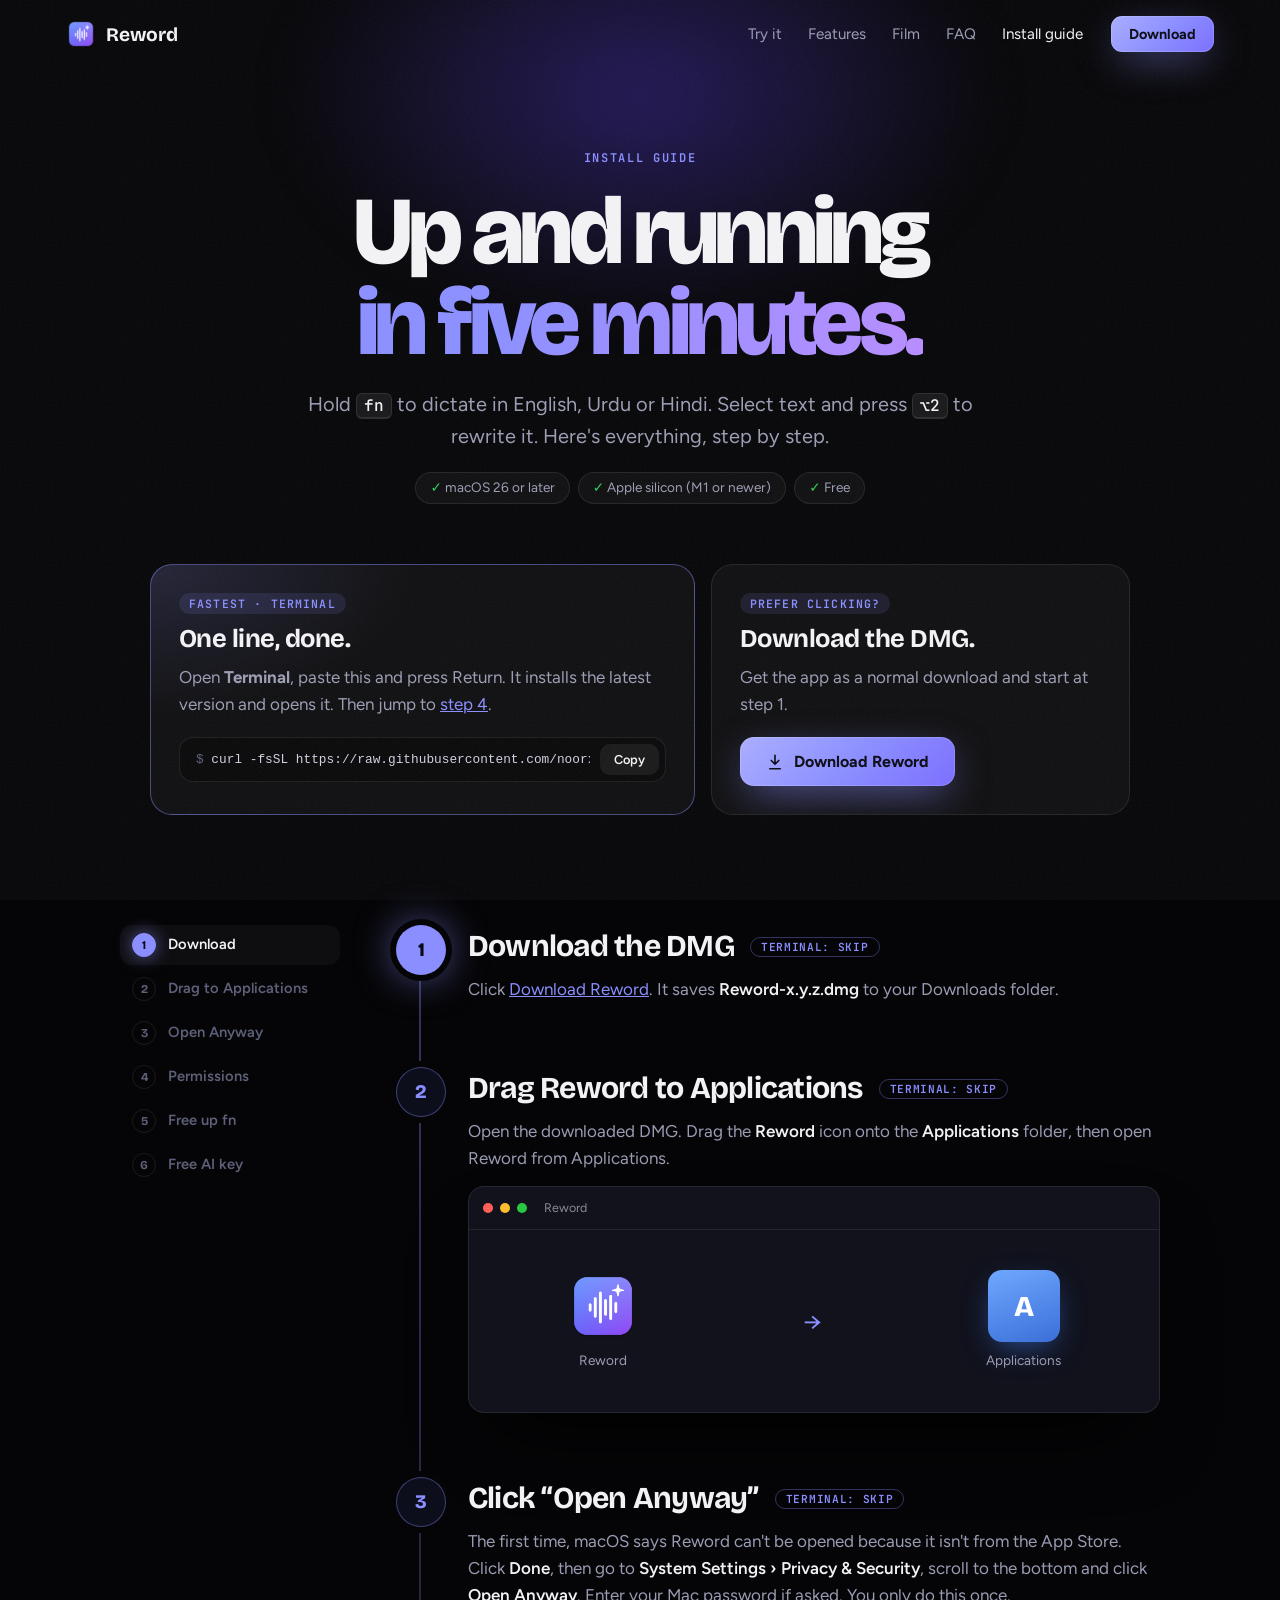
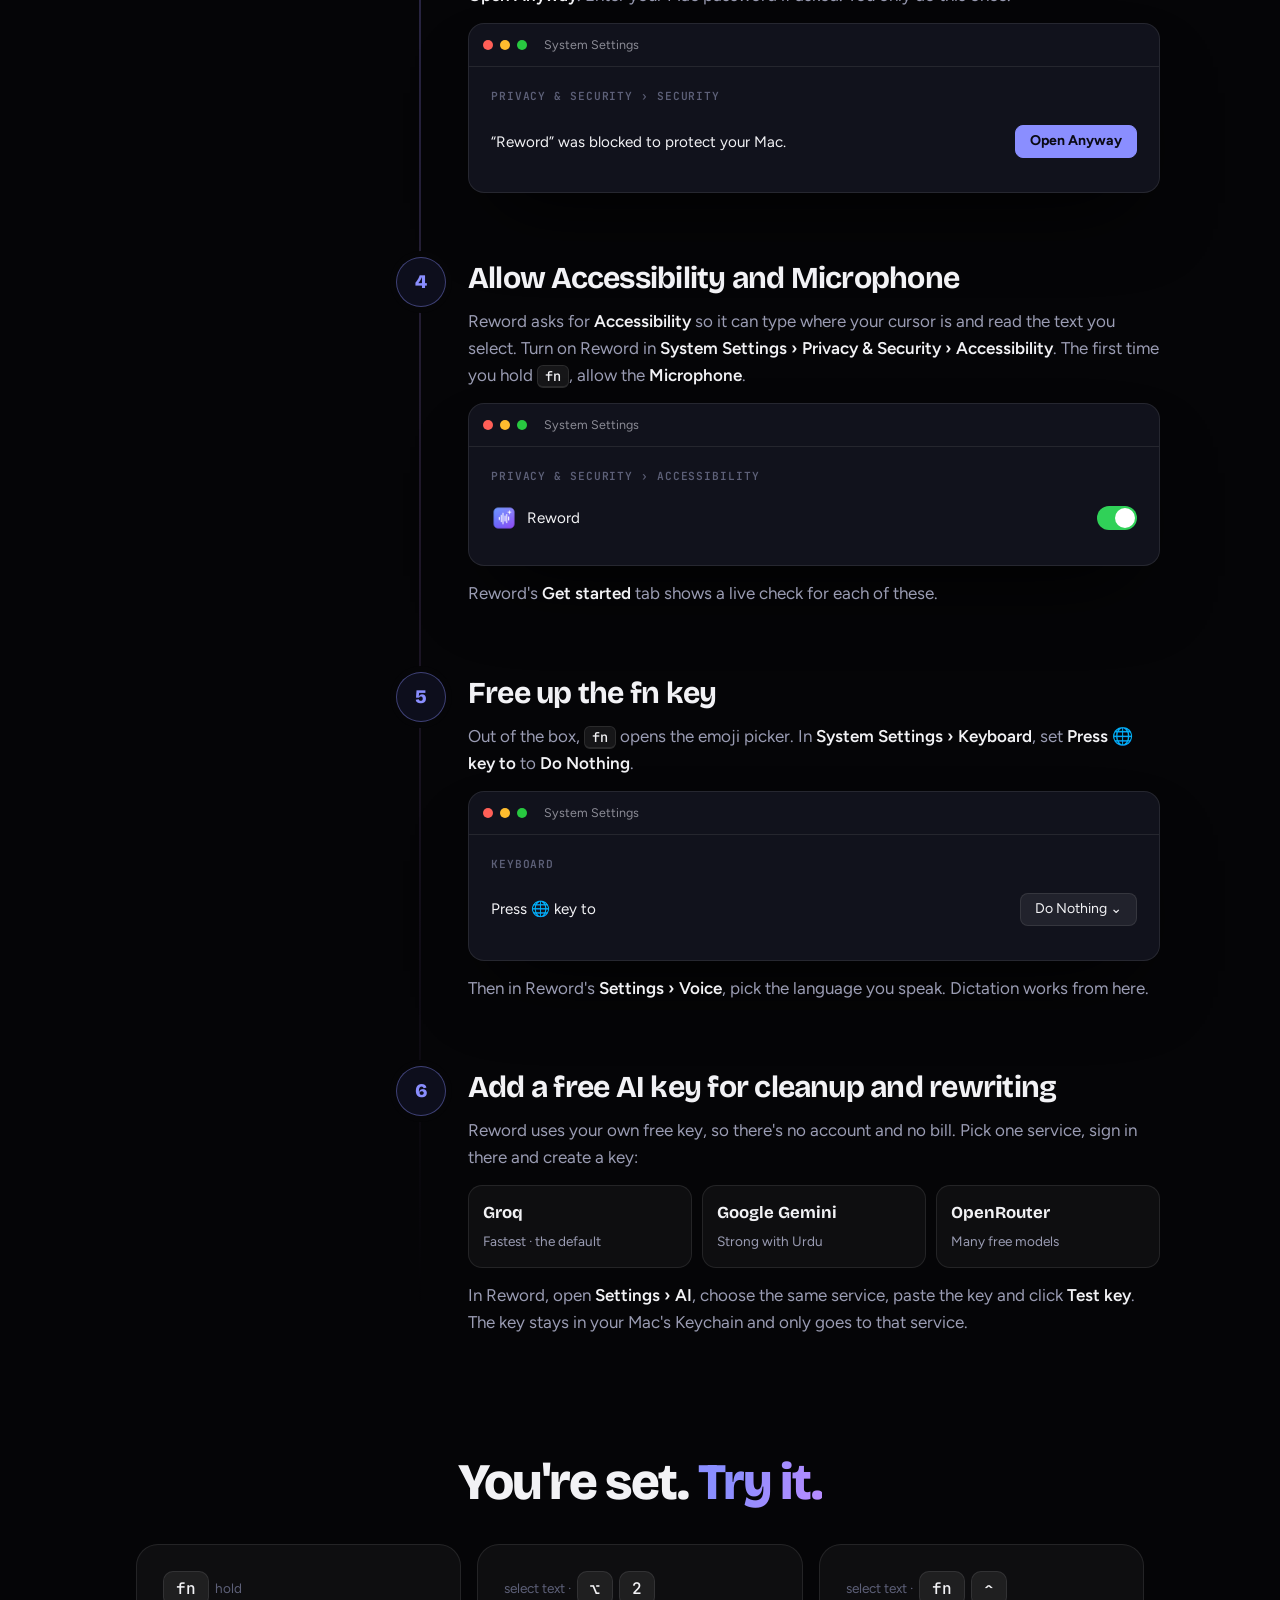
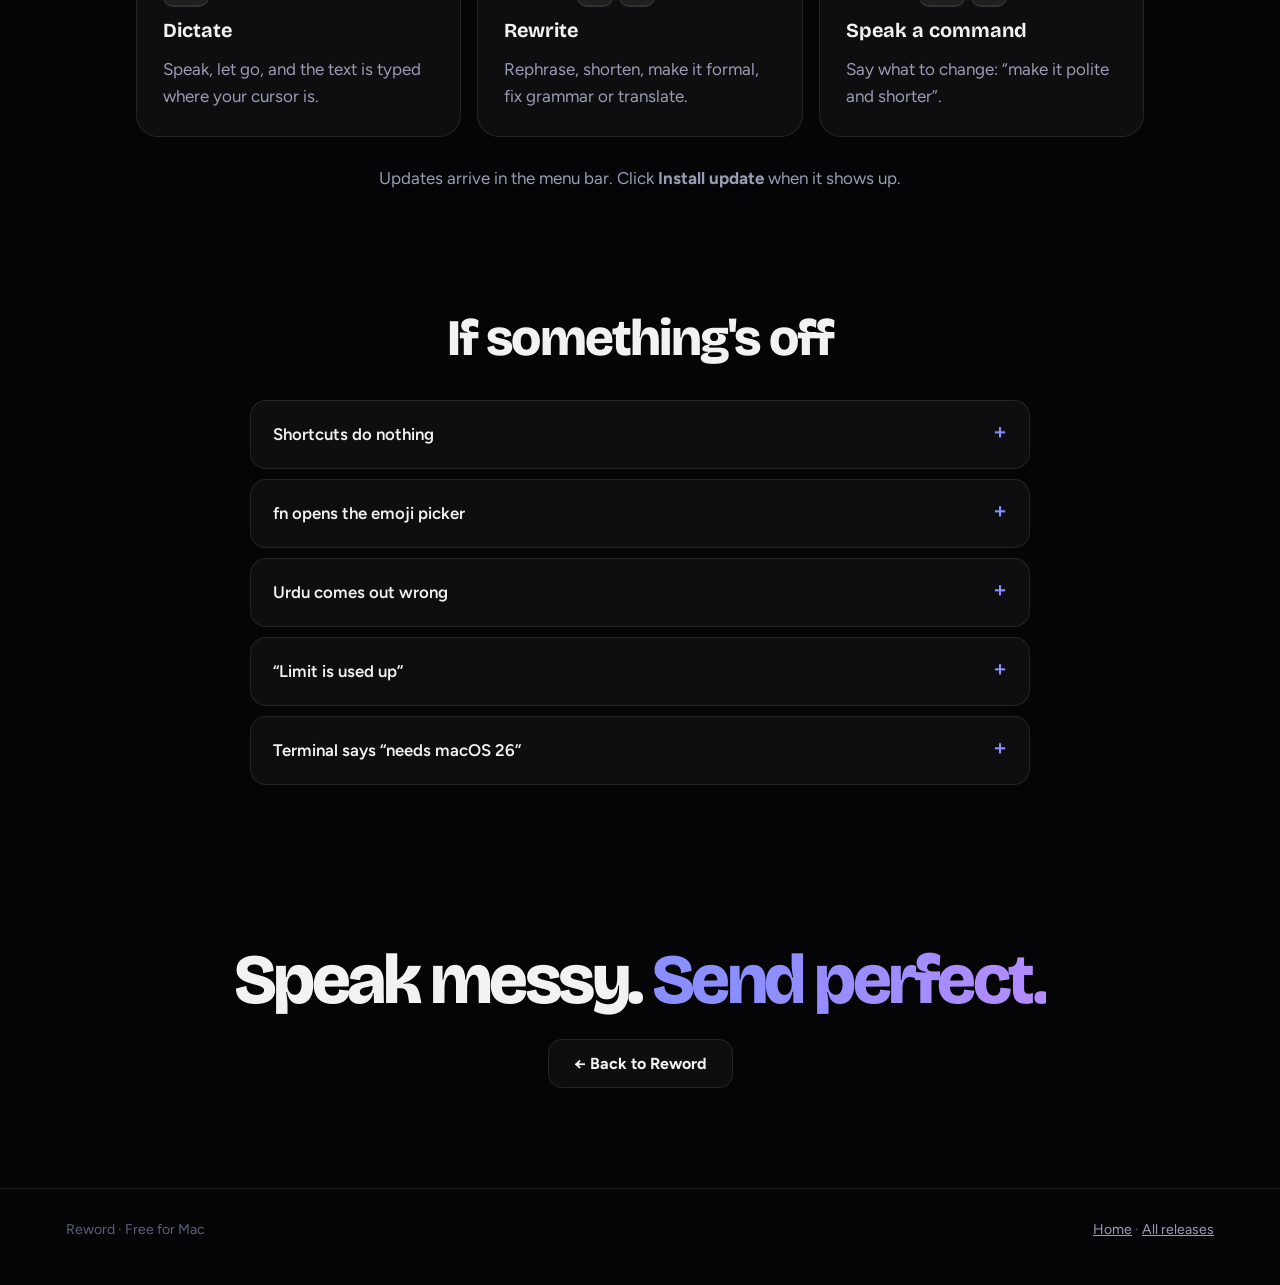
<file: docs/install.html>
<!doctype html>
<html lang="en">
<head>
<meta charset="utf-8">
<meta name="viewport" content="width=device-width, initial-scale=1, viewport-fit=cover">
<title>Install Reword</title>
<meta name="description" content="Install Reword on your Mac in about five minutes, step by step.">
<meta property="og:title" content="Install Reword">
<meta property="og:description" content="Up and running in about five minutes.">
<meta property="og:image" content="https://noorxhk.github.io/reword-releases/og.jpg">
<meta name="theme-color" content="#050507">
<link rel="icon" href="icon.png">
<link rel="preconnect" href="https://fonts.googleapis.com">
<link rel="stylesheet" href="https://fonts.googleapis.com/css2?family=Bricolage+Grotesque:opsz,wght@12..96,500;12..96,700;12..96,800&family=Figtree:wght@400;500;600;700&family=JetBrains+Mono:wght@400;500&display=swap">
<link rel="stylesheet" href="site.css">
<style>
/* The guide: a glowing timeline of six steps, each with a small mock of the macOS screen it happens on. */
header { position: relative; padding-block: 150px 60px; overflow: hidden; text-align: center; isolation: isolate; }
header::before { content: ""; position: absolute; inset: -40% 10% auto; height: 640px; background: radial-gradient(50% 50% at 50% 50%, rgba(91,61,240,0.35), transparent 70%); filter: blur(30px); pointer-events: none; z-index: -1; }
header .wrap { display: grid; justify-items: center; gap: 20px; }
header h1 { font-size: clamp(2.8rem, 9vw, 6rem); letter-spacing: -0.05em; font-weight: 800; line-height: 0.95; }
header .lede { color: var(--muted); font-size: clamp(1.05rem, 2.2vw, 1.25rem); max-width: 52ch; }
.needs { display: flex; flex-wrap: wrap; justify-content: center; gap: 8px; }
.needs span { border: 1px solid var(--line); background: var(--surface); border-radius: 999px; padding: 4px 14px; font-size: 0.85rem; color: var(--muted); }
.needs span::before { content: "✓ "; color: var(--green); }

.paths { display: grid; grid-template-columns: 1.3fr 1fr; gap: 16px; max-width: 980px; margin: 0 auto; }
.path { position: relative; border-radius: 22px; border: 1px solid var(--line); background: var(--surface); padding: 28px; display: grid; grid-template-columns: minmax(0, 1fr); gap: 12px; align-content: start; min-width: 0; overflow: hidden; }
.path.fast { border-color: rgba(138,142,255,0.45); background: radial-gradient(80% 100% at 0% 0%, rgba(138,142,255,0.16), transparent 60%), var(--surface); }
.path h2 { font-size: 1.6rem; letter-spacing: -0.02em; }
.path p { color: var(--muted); }
.path .term-line { margin: 6px 0 0; max-width: none; }
.path .btn { justify-self: start; margin-top: 6px; }
.tagline { justify-self: start; font: 600 0.72rem var(--mono); letter-spacing: 0.1em; text-transform: uppercase; color: var(--accent); background: rgba(138,142,255,0.12); border-radius: 999px; padding: 3px 10px; }

.guide { display: grid; grid-template-columns: 220px minmax(0, 1fr); gap: 56px; max-width: 1040px; margin: 0 auto; padding-block: 110px 40px; }
.toc { position: sticky; top: 100px; align-self: start; display: grid; gap: 4px; }
.toc a { display: flex; align-items: center; gap: 12px; padding: 8px 12px; border-radius: 12px; color: var(--dim); text-decoration: none; font-weight: 600; font-size: 0.92rem; transition: color .3s, background .3s; }
.toc a b { width: 24px; height: 24px; border-radius: 50%; display: grid; place-items: center; font: 700 0.75rem var(--display); border: 1px solid var(--line); flex: none; transition: all .3s; }
.toc a.on { color: var(--fg); background: var(--surface); }
.toc a.on b { background: var(--accent); color: #0a0a14; border-color: var(--accent); box-shadow: 0 0 18px rgba(138,142,255,0.6); }
.toc a.done b { color: var(--green); border-color: rgba(48,209,88,0.5); }

ol.steps { list-style: none; margin: 0; padding: 0; display: grid; gap: 64px; position: relative; counter-reset: step; }
ol.steps::before { content: ""; position: absolute; left: 23px; top: 24px; bottom: 24px; width: 2px; background: linear-gradient(var(--accent), rgba(195,139,255,0.4) 60%, transparent); opacity: 0.35; }
.step { position: relative; display: grid; grid-template-columns: 48px minmax(0, 1fr); gap: 24px; counter-increment: step; scroll-margin-top: 100px; }
.step::before { content: counter(step); width: 48px; height: 48px; border-radius: 50%; display: grid; place-items: center; font: 800 1.2rem var(--display); color: var(--accent); background: #0d0e1c; border: 1px solid rgba(138,142,255,0.4); box-shadow: 0 0 0 6px var(--bg); transition: all .4s; }
.step.on::before { background: var(--accent); color: #0a0a14; box-shadow: 0 0 0 6px var(--bg), 0 0 40px rgba(138,142,255,0.7); }
.step > div { display: grid; gap: 14px; min-width: 0; padding-top: 6px; }
.step h3 { font-size: clamp(1.4rem, 3vw, 1.9rem); letter-spacing: -0.025em; }
.step p { color: var(--muted); }
.step p strong { color: var(--fg); font-weight: 600; }
.skip { font: 600 0.7rem var(--mono); letter-spacing: 0.06em; text-transform: uppercase; color: var(--accent); border: 1px solid rgba(138,142,255,0.35); border-radius: 999px; padding: 2px 10px; margin-left: 10px; vertical-align: 5px; white-space: nowrap; }

.mock .in { padding: 22px; display: grid; gap: 10px; }
.dmg { display: flex; align-items: center; justify-content: space-around; gap: 12px; padding: 18px 0; }
.dmg figure { margin: 0; display: grid; justify-items: center; gap: 8px; font-size: 0.85rem; color: var(--muted); }
.dmg img { width: 72px; height: 72px; animation: drag 3.2s ease-in-out infinite; }
@keyframes drag { 0%, 15% { transform: none; } 50%, 60% { transform: translateX(var(--dist, 180px)) scale(0.85); opacity: 0.4; } 75%, 100% { transform: none; opacity: 1; } }
.folder { width: 72px; height: 72px; border-radius: 14px; background: linear-gradient(160deg, #6fa8ff, #3b6fd8); display: grid; place-items: center; font: 800 1.8rem var(--display); color: #fff; box-shadow: 0 10px 30px -8px rgba(59,111,216,0.7); }
.arrow { font-size: 1.6rem; color: var(--accent); }
.row { display: flex; align-items: center; justify-content: space-between; gap: 12px; padding: 12px 0; border-top: 1px solid var(--line); font-size: 0.95rem; }
.row:first-of-type { border-top: 0; }
.crumb { font: 600 0.7rem var(--mono); letter-spacing: 0.08em; text-transform: uppercase; color: var(--dim); }
.fakebtn { border: 1px solid var(--line); border-radius: 8px; padding: 4px 14px; background: var(--surface2); white-space: nowrap; font-size: 0.88rem; }
.fakebtn.hot { background: var(--accent); color: #0a0a14; border-color: var(--accent); font-weight: 700; animation: pulse 2s ease-in-out infinite; }
@keyframes pulse { 50% { box-shadow: 0 0 0 6px rgba(138,142,255,0.25); } }
.toggle { width: 40px; height: 24px; border-radius: 999px; background: var(--green); position: relative; flex: none; }
.toggle::after { content: ""; position: absolute; top: 2px; right: 2px; width: 20px; height: 20px; border-radius: 50%; background: #fff; }
.app { display: flex; align-items: center; gap: 10px; }
.app img { width: 26px; height: 26px; }
.keys { display: grid; grid-template-columns: repeat(3, 1fr); gap: 10px; }
.key { border: 1px solid var(--line); border-radius: 14px; padding: 14px; background: var(--surface); display: grid; gap: 4px; text-decoration: none; color: var(--fg); min-width: 0; transition: border-color .2s, transform .2s; }
.key:hover { border-color: var(--accent); transform: translateY(-2px); }
.key b { font-family: var(--display); font-size: 1.05rem; }
.key span { color: var(--muted); font-size: 0.85rem; }

.tryit { max-width: 1040px; margin: 0 auto; padding-block: 80px; }
.tryit h2, .help h2 { font-size: clamp(2rem, 5vw, 3.2rem); letter-spacing: -0.035em; font-weight: 800; text-align: center; margin-bottom: 36px; }
.shortcuts { display: grid; grid-template-columns: repeat(3, 1fr); gap: 16px; }
.shortcut { border-radius: 22px; border: 1px solid var(--line); background: var(--surface); padding: 26px; display: grid; gap: 14px; align-content: start; }
.shortcut .keys2 { display: flex; gap: 6px; flex-wrap: wrap; align-items: center; color: var(--dim); font-size: 0.85rem; }
.shortcut .keys2 kbd { font-size: 1rem; padding: 6px 12px; border-radius: 10px; }
.shortcut p { color: var(--muted); }
.updates { text-align: center; color: var(--muted); margin-top: 28px; }

.help { padding-block: 40px 100px; }
.help .faq { max-width: 780px; margin: 0 auto; display: grid; gap: 10px; }
.back { text-align: center; padding-block: 60px 100px; display: grid; justify-items: center; gap: 22px; }
.back h2 { font-size: clamp(2.2rem, 7vw, 4.4rem); letter-spacing: -0.05em; font-weight: 800; }

.reveal { opacity: 0; transform: translateY(30px); transition: opacity .8s cubic-bezier(.2,.7,.2,1), transform .8s cubic-bezier(.2,.7,.2,1); }
.reveal.in { opacity: 1; transform: none; }

@media (max-width: 900px) {
  .guide { grid-template-columns: minmax(0, 1fr); padding-block: 80px 20px; }
  .toc { display: none; }
  .paths, .shortcuts { grid-template-columns: minmax(0, 1fr); }
}
@media (max-width: 560px) {
  header { padding-block: 120px 40px; }
  .keys { grid-template-columns: 1fr; }
  .step { grid-template-columns: 40px minmax(0, 1fr); gap: 16px; }
  .step::before { width: 40px; height: 40px; font-size: 1rem; }
  ol.steps::before { left: 19px; }
  .dmg img { --dist: 110px; }
  .row { flex-wrap: wrap; }
}
@media (prefers-reduced-motion: reduce) {
  .reveal { opacity: 1; transform: none; transition: none; }
  .dmg img, .fakebtn.hot { animation: none; }
}
</style>
</head>
<body>

<nav>
  <div class="wrap">
    <a class="brand" href="./"><img src="icon.png" alt="">Reword</a>
    <div class="links"><a href="./#try">Try it</a><a href="./#features">Features</a><a href="./#film">Film</a><a href="./#faq">FAQ</a><a href="install.html" aria-current="page" style="color:var(--fg)">Install guide</a></div>
    <a class="btn dl" href="https://github.com/noorxhk/reword-releases/releases/latest">Download</a>
  </div>
</nav>

<header>
  <div class="wrap">
    <span class="eyebrow">Install guide</span>
    <h1>Up and running<br><span class="grad">in five minutes.</span></h1>
    <p class="lede">Hold <kbd>fn</kbd> to dictate in English, Urdu or Hindi. Select text and press <kbd>⌥2</kbd> to rewrite it. Here's everything, step by step.</p>
    <div class="needs"><span>macOS 26 or later</span><span>Apple silicon (M1 or newer)</span><span>Free</span></div>
  </div>
</header>

<div class="wrap">
  <section class="paths" aria-label="Choose how to install" style="padding:0">
    <div class="path fast reveal">
      <span class="tagline">Fastest · Terminal</span>
      <h2>One line, done.</h2>
      <p>Open <strong>Terminal</strong>, paste this and press Return. It installs the latest version and opens it. Then jump to <a href="#s4">step 4</a>.</p>
      <div class="term-line"><code id="cmd">curl -fsSL https://raw.githubusercontent.com/noorxhk/reword-releases/main/install.sh | bash</code><button data-copy="#cmd" type="button">Copy</button></div>
    </div>
    <div class="path reveal">
      <span class="tagline">Prefer clicking?</span>
      <h2>Download the DMG.</h2>
      <p>Get the app as a normal download and start at step 1.</p>
      <a class="btn dl" href="https://github.com/noorxhk/reword-releases/releases/latest">
        <svg viewBox="0 0 24 24" fill="none" stroke="currentColor" stroke-width="2.2" stroke-linecap="round" stroke-linejoin="round" aria-hidden="true"><path d="M12 3v12m0 0-5-5m5 5 5-5M5 21h14"/></svg>
        Download Reword
      </a>
    </div>
  </section>

  <div class="guide">
    <aside class="toc" aria-label="Steps">
      <a href="#s1"><b>1</b>Download</a>
      <a href="#s2"><b>2</b>Drag to Applications</a>
      <a href="#s3"><b>3</b>Open Anyway</a>
      <a href="#s4"><b>4</b>Permissions</a>
      <a href="#s5"><b>5</b>Free up fn</a>
      <a href="#s6"><b>6</b>Free AI key</a>
    </aside>

    <ol class="steps">
      <li class="step reveal" id="s1"><div>
        <h3>Download the DMG <span class="skip">Terminal: skip</span></h3>
        <p>Click <a class="dl" href="https://github.com/noorxhk/reword-releases/releases/latest">Download Reword</a>. It saves <strong>Reword-x.y.z.dmg</strong> to your Downloads folder.</p>
      </div></li>

      <li class="step reveal" id="s2"><div>
        <h3>Drag Reword to Applications <span class="skip">Terminal: skip</span></h3>
        <p>Open the downloaded DMG. Drag the <strong>Reword</strong> icon onto the <strong>Applications</strong> folder, then open Reword from Applications.</p>
        <div class="mock" aria-hidden="true">
          <div class="bar"><i></i><i></i><i></i><span>Reword</span></div>
          <div class="in"><div class="dmg">
            <figure><img src="icon.png" alt=""><figcaption>Reword</figcaption></figure>
            <span class="arrow">→</span>
            <figure><div class="folder">A</div><figcaption>Applications</figcaption></figure>
          </div></div>
        </div>
      </div></li>

      <li class="step reveal" id="s3"><div>
        <h3>Click “Open Anyway” <span class="skip">Terminal: skip</span></h3>
        <p>The first time, macOS says Reword can't be opened because it isn't from the App Store. Click <strong>Done</strong>, then go to <strong>System Settings › Privacy &amp; Security</strong>, scroll to the bottom and click <strong>Open Anyway</strong>. Enter your Mac password if asked. You only do this once.</p>
        <div class="mock" aria-hidden="true">
          <div class="bar"><i></i><i></i><i></i><span>System Settings</span></div>
          <div class="in"><span class="crumb">Privacy &amp; Security › Security</span>
            <div class="row"><span>“Reword” was blocked to protect your Mac.</span><span class="fakebtn hot">Open Anyway</span></div></div>
        </div>
      </div></li>

      <li class="step reveal" id="s4"><div>
        <h3>Allow Accessibility and Microphone</h3>
        <p>Reword asks for <strong>Accessibility</strong> so it can type where your cursor is and read the text you select. Turn on Reword in <strong>System Settings › Privacy &amp; Security › Accessibility</strong>. The first time you hold <kbd>fn</kbd>, allow the <strong>Microphone</strong>.</p>
        <div class="mock" aria-hidden="true">
          <div class="bar"><i></i><i></i><i></i><span>System Settings</span></div>
          <div class="in"><span class="crumb">Privacy &amp; Security › Accessibility</span>
            <div class="row"><span class="app"><img src="icon.png" alt="">Reword</span><span class="toggle"></span></div></div>
        </div>
        <p>Reword's <strong>Get started</strong> tab shows a live check for each of these.</p>
      </div></li>

      <li class="step reveal" id="s5"><div>
        <h3>Free up the fn key</h3>
        <p>Out of the box, <kbd>fn</kbd> opens the emoji picker. In <strong>System Settings › Keyboard</strong>, set <strong>Press 🌐 key to</strong> to <strong>Do Nothing</strong>.</p>
        <div class="mock" aria-hidden="true">
          <div class="bar"><i></i><i></i><i></i><span>System Settings</span></div>
          <div class="in"><span class="crumb">Keyboard</span>
            <div class="row"><span>Press 🌐 key to</span><span class="fakebtn">Do Nothing ⌄</span></div></div>
        </div>
        <p>Then in Reword's <strong>Settings › Voice</strong>, pick the language you speak. Dictation works from here.</p>
      </div></li>

      <li class="step reveal" id="s6"><div>
        <h3>Add a free AI key for cleanup and rewriting</h3>
        <p>Reword uses your own free key, so there's no account and no bill. Pick one service, sign in there and create a key:</p>
        <div class="keys">
          <a class="key" href="https://console.groq.com/keys"><b>Groq</b><span>Fastest · the default</span></a>
          <a class="key" href="https://aistudio.google.com/apikey"><b>Google Gemini</b><span>Strong with Urdu</span></a>
          <a class="key" href="https://openrouter.ai/keys"><b>OpenRouter</b><span>Many free models</span></a>
        </div>
        <p>In Reword, open <strong>Settings › AI</strong>, choose the same service, paste the key and click <strong>Test key</strong>. The key stays in your Mac's Keychain and only goes to that service.</p>
      </div></li>
    </ol>
  </div>
</div>

<section class="tryit wrap" aria-label="Try it">
  <h2 class="reveal">You're set. <span class="grad">Try it.</span></h2>
  <div class="shortcuts">
    <div class="shortcut reveal"><div class="keys2"><kbd>fn</kbd> hold</div><h3>Dictate</h3><p>Speak, let go, and the text is typed where your cursor is.</p></div>
    <div class="shortcut reveal"><div class="keys2">select text · <kbd>⌥</kbd><kbd>2</kbd></div><h3>Rewrite</h3><p>Rephrase, shorten, make it formal, fix grammar or translate.</p></div>
    <div class="shortcut reveal"><div class="keys2">select text · <kbd>fn</kbd><kbd>⌃</kbd></div><h3>Speak a command</h3><p>Say what to change: “make it polite and shorter”.</p></div>
  </div>
  <p class="updates reveal">Updates arrive in the menu bar. Click <strong>Install update</strong> when it shows up.</p>
</section>

<section class="help wrap" aria-label="Troubleshooting">
  <h2 class="reveal">If something's off</h2>
  <div class="faq reveal">
    <details><summary>Shortcuts do nothing</summary><p>Check Accessibility in step 4. If Reword is already on, remove it from the list with −, then add it again.</p></details>
    <details><summary>fn opens the emoji picker</summary><p>Step 5: set “Press 🌐 key to” to Do Nothing.</p></details>
    <details><summary>Urdu comes out wrong</summary><p>Reword › Settings › Voice › I speak › Urdu + English. It understands English too.</p></details>
    <details><summary>“Limit is used up”</summary><p>Free keys have limits. Wait a while, or switch service in Settings › AI.</p></details>
    <details><summary>Terminal says “needs macOS 26”</summary><p>Reword only runs on macOS 26 or later with an Apple silicon Mac.</p></details>
  </div>
</section>

<section class="back wrap">
  <h2 class="reveal">Speak messy. <span class="grad">Send perfect.</span></h2>
  <a class="btn ghost reveal" href="./">← Back to Reword</a>
</section>

<footer>
  <div class="wrap">
    <span>Reword · Free for Mac</span>
    <span><a href="./">Home</a> · <a href="https://github.com/noorxhk/reword-releases/releases">All releases</a></span>
  </div>
</footer>

<script src="site.js"></script>
<script>
// Fade sections in, and light up the step you're reading in the timeline and the side list.
const seen = new IntersectionObserver((es) => es.forEach((e) => e.isIntersecting && (e.target.classList.add("in"), seen.unobserve(e.target))), { threshold: 0.12 });
document.querySelectorAll(".reveal").forEach((el) => seen.observe(el));

const steps = [...document.querySelectorAll(".step")], links = [...document.querySelectorAll(".toc a")];
const spy = () => {
  const mid = innerHeight * 0.45;
  let current = 0;
  steps.forEach((s, i) => { if (s.getBoundingClientRect().top < mid) current = i; });
  steps.forEach((s, i) => s.classList.toggle("on", i === current));
  links.forEach((a, i) => { a.classList.toggle("on", i === current); a.classList.toggle("done", i < current); });
};
addEventListener("scroll", spy, { passive: true });
spy();
</script>
</body>
</html>
</file>
<file: docs/site.css>
/* Shared by every page of the site: the film's dark palette, type, grain, nav, buttons, window mocks, accordions and footer. */
:root {
  --bg: #050507; --bg2: #0b0c16; --surface: rgba(255,255,255,0.04); --surface2: rgba(255,255,255,0.07);
  --fg: #f2f2f5; --muted: #9a9cb3; --dim: #5d6078; --line: rgba(255,255,255,0.09);
  --accent: #8a8eff; --accent2: #c38bff; --red: #ff4d4d; --green: #30d158;
  --display: "Bricolage Grotesque", "Avenir Next", system-ui, sans-serif;
  --body: "Figtree", -apple-system, system-ui, sans-serif;
  --mono: "JetBrains Mono", ui-monospace, Menlo, monospace;
  --urdu: "Noto Nastaliq Urdu", "Geeza Pro", serif;
  color-scheme: dark;
}
* { box-sizing: border-box; }
body { margin: 0; background: var(--bg); color: var(--fg); font: 17px/1.6 var(--body); -webkit-font-smoothing: antialiased; overflow-x: clip; }
a { color: var(--accent); }
button { font: inherit; }
a:focus-visible, button:focus-visible, summary:focus-visible, input:focus-visible { outline: 2px solid var(--accent); outline-offset: 3px; border-radius: 10px; }
h1, h2, h3 { font-family: var(--display); line-height: 1.02; margin: 0; text-wrap: balance; }
p { margin: 0; }
kbd { font: 500 0.8em var(--mono); background: var(--surface2); border: 1px solid var(--line); border-bottom-width: 2px; border-radius: 6px; padding: 1px 7px; color: var(--fg); }
.wrap { max-width: 1180px; margin: 0 auto; padding-inline: max(16px, env(safe-area-inset-left, 0px)) max(16px, env(safe-area-inset-right, 0px)); }
.eyebrow { font: 600 0.75rem var(--mono); letter-spacing: 0.14em; text-transform: uppercase; color: var(--accent); }
.grad { background: linear-gradient(100deg, var(--accent) 10%, var(--accent2) 50%, #ffffff 60%, var(--accent) 90%); background-size: 250% 100%; -webkit-background-clip: text; background-clip: text; color: transparent; animation: shine 6s linear infinite; }
@keyframes shine { to { background-position: -250% 0; } }

/* Grain over everything, like the film. */
body::after { content: ""; position: fixed; inset: 0; pointer-events: none; z-index: 100; opacity: 0.06; mix-blend-mode: screen;
  background-image: url("data:image/svg+xml,%3Csvg xmlns='http://www.w3.org/2000/svg' width='160' height='160'%3E%3Cfilter id='n'%3E%3CfeTurbulence type='fractalNoise' baseFrequency='0.9' numOctaves='2'/%3E%3C/filter%3E%3Crect width='100%25' height='100%25' filter='url(%23n)'/%3E%3C/svg%3E"); }

.btn { position: relative; appearance: none; border: 0; cursor: pointer; display: inline-flex; align-items: center; gap: 10px; text-decoration: none; font: 700 1rem var(--body); border-radius: 14px; padding: 15px 26px; color: #0a0a14; background: linear-gradient(135deg, #a9acff, var(--accent) 50%, #7a6cff); box-shadow: 0 0 0 1px rgba(255,255,255,0.15) inset, 0 12px 40px -8px rgba(138,142,255,0.6); transition: box-shadow .3s; will-change: transform; }
.btn:hover { box-shadow: 0 0 0 1px rgba(255,255,255,0.25) inset, 0 18px 60px -6px rgba(138,142,255,0.85); }
.btn svg { width: 18px; height: 18px; flex: none; }
.btn.ghost { color: var(--fg); background: var(--surface); box-shadow: 0 0 0 1px var(--line) inset; backdrop-filter: blur(10px); }

/* Nav */
nav { position: fixed; inset: 0 0 auto; z-index: 50; transition: background .3s, border-color .3s; border-bottom: 1px solid transparent; }
nav.solid { background: rgba(5,5,7,0.72); backdrop-filter: blur(18px) saturate(1.4); -webkit-backdrop-filter: blur(18px) saturate(1.4); border-color: var(--line); }
nav .wrap { display: flex; align-items: center; gap: 28px; height: 68px; }
.brand { display: flex; align-items: center; gap: 10px; font: 700 1.2rem var(--display); color: var(--fg); text-decoration: none; }
.brand img { width: 30px; height: 30px; }
nav .links { display: flex; gap: 26px; margin-left: auto; }
nav .links a { color: var(--muted); text-decoration: none; font-size: 0.95rem; transition: color .2s; }
nav .links a:hover { color: var(--fg); }
nav .btn { padding: 9px 18px; font-size: 0.9rem; border-radius: 11px; }


.mock { border-radius: 16px; overflow: hidden; border: 1px solid var(--line); background: #11121c; box-shadow: 0 40px 80px -30px rgba(0,0,0,0.9); }
.mock.light { background: #fbfbfd; color: #1d1d1f; }
.mock .bar { display: flex; align-items: center; gap: 7px; padding: 11px 14px; border-bottom: 1px solid rgba(128,128,128,0.18); font-size: 0.78rem; color: #8b8b95; }
.mock .bar i { width: 10px; height: 10px; border-radius: 50%; background: #ff5f57; }
.mock .bar i:nth-child(2) { background: #febc2e; } .mock .bar i:nth-child(3) { background: #28c840; }
.mock .bar span { margin-left: 10px; }
.faq { max-width: 780px; margin: 0 auto; display: grid; gap: 10px; }
details { border: 1px solid var(--line); background: var(--surface); border-radius: 16px; padding: 4px 22px; transition: background .3s; }
details[open] { background: var(--surface2); }
summary { cursor: pointer; font-weight: 600; font-size: 1.05rem; padding: 16px 0; list-style: none; display: flex; justify-content: space-between; gap: 16px; }
summary::-webkit-details-marker { display: none; }
summary::after { content: "+"; color: var(--accent); font-size: 1.4rem; line-height: 1; transition: transform .3s; }
details[open] summary::after { transform: rotate(45deg); }
details p { color: var(--muted); padding-bottom: 18px; }
.term-line { display: flex; align-items: center; gap: 10px; max-width: 640px; margin: 22px auto 0; border-radius: 14px; border: 1px solid var(--line); background: rgba(0,0,0,0.4); padding: 6px 6px 6px 16px; font: 0.8rem var(--mono); text-align: left; }
.term-line code { flex: 1; min-width: 0; overflow-x: auto; white-space: nowrap; scrollbar-width: none; color: #cfd0e0; }
.term-line code::before { content: "$ "; color: var(--dim); }
.term-line button { appearance: none; border: 0; cursor: pointer; background: var(--surface2); color: var(--fg); border-radius: 10px; padding: 8px 14px; font: 600 0.8rem var(--body); }
footer { border-top: 1px solid var(--line); padding-block: 30px 44px; color: var(--dim); font-size: 0.88rem; }
footer .wrap { display: flex; flex-wrap: wrap; gap: 12px 24px; justify-content: space-between; }
footer a { color: var(--muted); }
@media (max-width: 640px) {
  nav .links { display: none; }
  nav .btn { margin-left: auto; }
}
@media (prefers-reduced-motion: reduce) {
  .grad { animation: none; }
}
</file>
